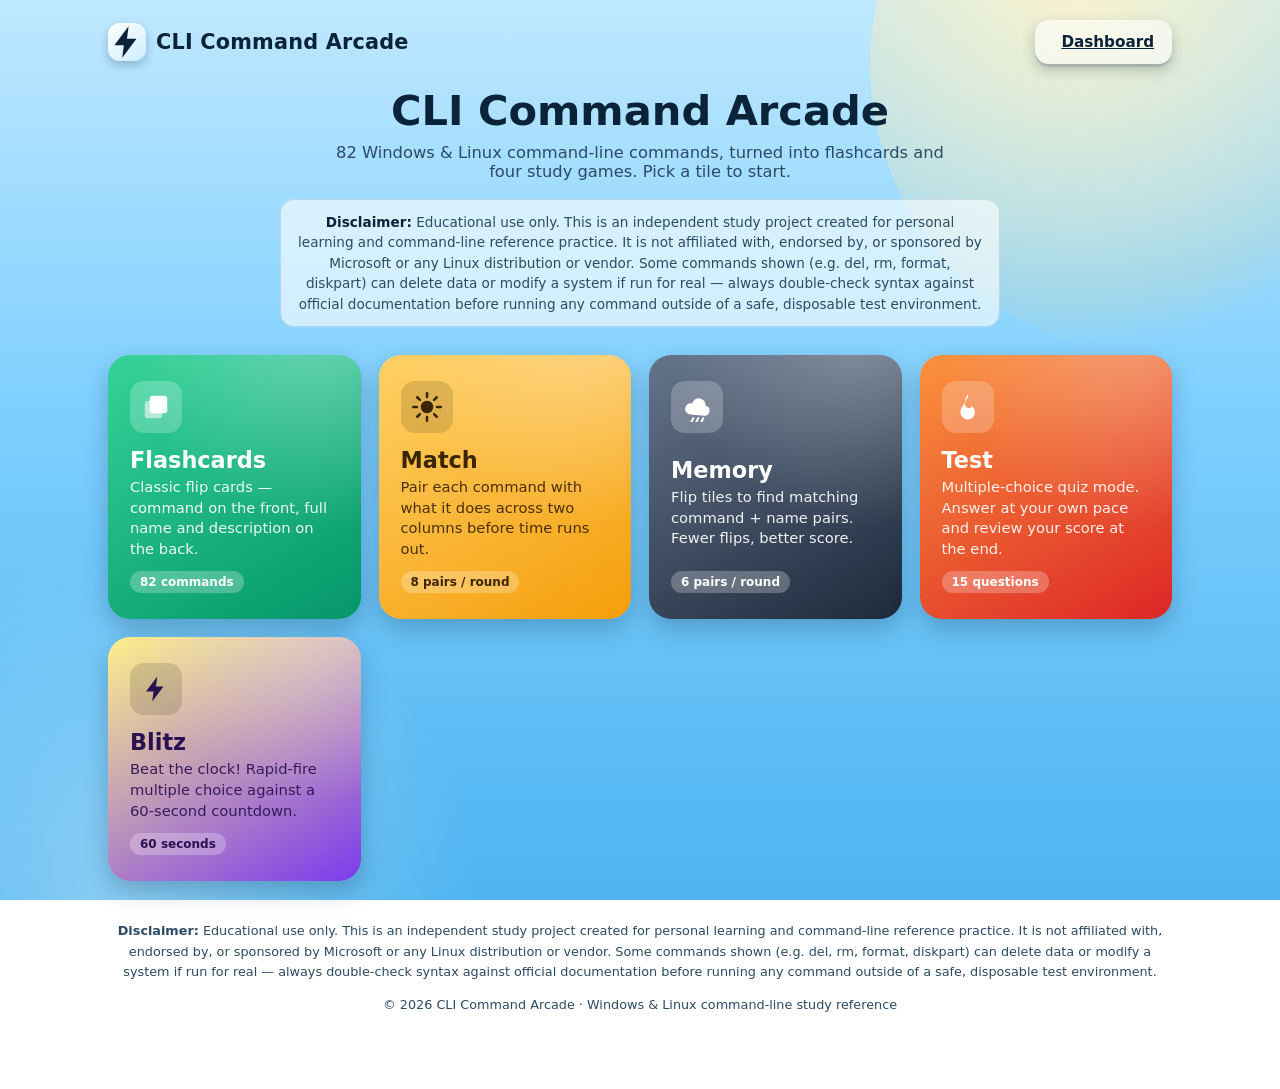
<file: index.html>
<!doctype html>
<html lang="en">
<head>
  <meta charset="utf-8" />
  <meta name="viewport" content="width=device-width, initial-scale=1, viewport-fit=cover" />
  <title>CLI Command Arcade — Windows &amp; Linux Command Line Flashcards &amp; Games</title>
  <meta name="description" content="Study Windows and Linux command-line commands with flashcards, Match, Memory, Test, and Blitz games. Educational use only." />
  <meta name="theme-color" content="#4db4f0" />
  <link rel="icon" href="data:image/svg+xml,<svg xmlns=%22http://www.w3.org/2000/svg%22 viewBox=%220 0 24 24%22><text y=%2220%22 font-size=%2222%22>⚡</text></svg>" />
  <link rel="stylesheet" href="css/styles.css" />
</head>
<body data-depth="0">
  <div class="app-shell">
    <header class="topbar" id="topbar"></header>

    <section class="hero">
      <h1>CLI Command Arcade</h1>
      <p>82 Windows &amp; Linux command-line commands, turned into flashcards and four study games. Pick a tile to start.</p>
      <div class="disclaimer" id="hero-disclaimer"></div>
    </section>

    <main>
      <div class="tile-grid" id="tile-grid">
        <a class="tile tile--flashcards" href="pages/flashcards.html">
          <span class="tile-glow"></span>
          <span class="tile-icon">ICON_CARDS</span>
          <div>
            <h2>Flashcards</h2>
            <p>Classic flip cards — command on the front, full name and description on the back.</p>
          </div>
          <span class="tile-count">82 commands</span>
        </a>

        <a class="tile tile--match" href="pages/match.html">
          <span class="tile-glow"></span>
          <span class="tile-icon">ICON_SUN</span>
          <div>
            <h2>Match</h2>
            <p>Pair each command with what it does across two columns before time runs out.</p>
          </div>
          <span class="tile-count">8 pairs / round</span>
        </a>

        <a class="tile tile--memory" href="pages/memory.html">
          <span class="tile-glow"></span>
          <span class="tile-icon">ICON_CLOUD</span>
          <div>
            <h2>Memory</h2>
            <p>Flip tiles to find matching command + name pairs. Fewer flips, better score.</p>
          </div>
          <span class="tile-count">6 pairs / round</span>
        </a>

        <a class="tile tile--test" href="pages/test.html">
          <span class="tile-glow"></span>
          <span class="tile-icon">ICON_FLAME</span>
          <div>
            <h2>Test</h2>
            <p>Multiple-choice quiz mode. Answer at your own pace and review your score at the end.</p>
          </div>
          <span class="tile-count">15 questions</span>
        </a>

        <a class="tile tile--blitz" href="pages/blitz.html">
          <span class="tile-glow"></span>
          <span class="tile-icon">ICON_BOLT</span>
          <div>
            <h2>Blitz</h2>
            <p>Beat the clock! Rapid-fire multiple choice against a 60-second countdown.</p>
          </div>
          <span class="tile-count">60 seconds</span>
        </a>
      </div>
    </main>

    <footer class="site-footer" id="site-footer"></footer>
  </div>

  <script src="js/common.js"></script>
  <script>
    renderTopbar();
    renderDisclaimer("hero-disclaimer");
    renderFooter("site-footer");

    const iconMap = {
      ICON_CARDS: ICONS.cards,
      ICON_SUN: ICONS.sun,
      ICON_CLOUD: ICONS.cloud,
      ICON_FLAME: ICONS.flame,
      ICON_BOLT: ICONS.bolt,
    };
    document.querySelectorAll(".tile-icon").forEach((el) => {
      const key = el.textContent.trim();
      if (iconMap[key]) el.innerHTML = iconMap[key];
    });
  </script>
</body>
</html>
</file>
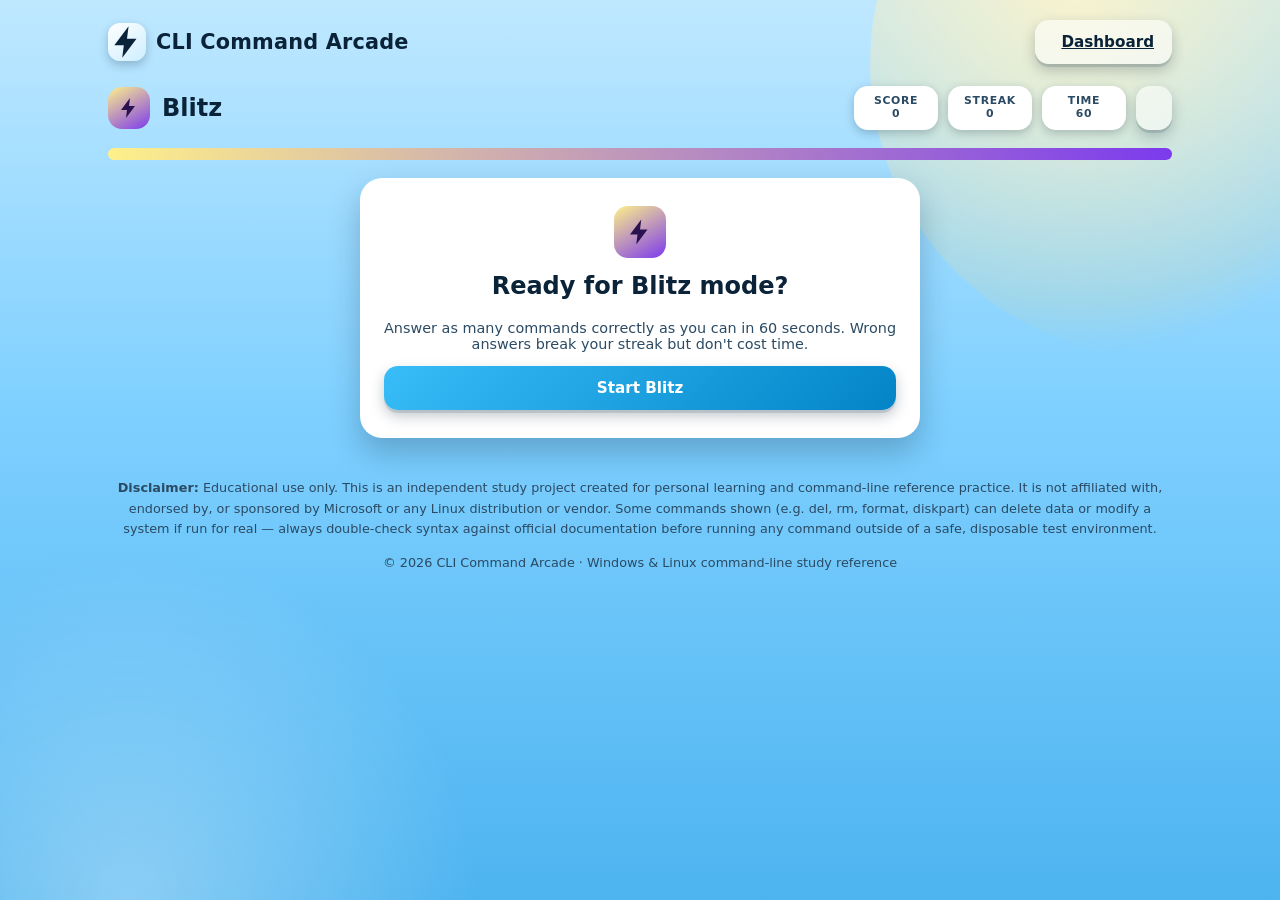
<file: pages/blitz.html>
<!doctype html>
<html lang="en">
<head>
  <meta charset="utf-8" />
  <meta name="viewport" content="width=device-width, initial-scale=1, viewport-fit=cover" />
  <title>Blitz — CLI Command Arcade</title>
  <meta name="theme-color" content="#7c3aed" />
  <link rel="icon" href="data:image/svg+xml,<svg xmlns=%22http://www.w3.org/2000/svg%22 viewBox=%220 0 24 24%22><text y=%2220%22 font-size=%2222%22>⚡</text></svg>" />
  <link rel="stylesheet" href="../css/styles.css" />
</head>
<body data-depth="1">
  <div class="app-shell">
    <header class="topbar" id="topbar"></header>

    <div class="game-header">
      <div class="game-title">
        <span class="tile-icon" style="background:linear-gradient(150deg,#fef08a,#7c3aed); color:#2a1250;" id="mode-icon"></span>
        <h1>Blitz</h1>
      </div>
      <div class="hud">
        <div class="hud-stat"><span>Score</span><span id="hud-score">0</span></div>
        <div class="hud-stat"><span>Streak</span><span id="hud-streak">0</span></div>
        <div class="hud-stat"><span>Time</span><span id="hud-time">60</span></div>
        <button class="btn btn-ghost" id="pause-btn" aria-label="Pause"></button>
      </div>
    </div>

    <div class="blitz-timer-bar"><div class="blitz-timer-fill" id="timer-fill"></div></div>

    <main class="card-stage" id="game-area">
      <div class="quiz-card">
        <div class="quiz-prompt-label">Quick! What does this command do?</div>
        <div class="quiz-prompt" id="quiz-acronym">AAA</div>
        <div class="quiz-options" id="quiz-options"></div>
      </div>
    </main>

    <div class="card-stage" id="start-area">
      <div class="quiz-card">
        <span class="tile-icon" style="background:linear-gradient(150deg,#fef08a,#7c3aed); color:#2a1250; margin:0 auto 14px;"></span>
        <h2 style="margin-top:0;">Ready for Blitz mode?</h2>
        <p class="center-note">Answer as many commands correctly as you can in 60 seconds. Wrong answers break your streak but don't cost time.</p>
        <button class="btn btn-primary btn-block" id="start-btn">Start Blitz</button>
      </div>
    </div>

    <div class="results-card" id="results" hidden>
      <span class="tile-icon" style="background:linear-gradient(150deg,#fef08a,#7c3aed); color:#2a1250; margin:0 auto;" id="results-icon"></span>
      <h2>Time's up!</h2>
      <div class="big-score" id="res-score">0</div>
      <div class="results-stats">
        <div><div class="num" id="res-streak">0</div><div class="lab">Best streak</div></div>
        <div><div class="num" id="res-accuracy">0%</div><div class="lab">Accuracy</div></div>
        <div><div class="num" id="res-best">0</div><div class="lab">Best score</div></div>
      </div>
      <div class="results-actions">
        <button class="btn btn-primary" id="play-again-btn">Blitz again</button>
        <a class="btn btn-ghost" href="../index.html">Dashboard</a>
      </div>
    </div>

    <footer class="site-footer" id="site-footer"></footer>
  </div>

  <script src="../js/acronyms-data.js"></script>
  <script src="../js/common.js"></script>
  <script>
    renderTopbar();
    renderFooter("site-footer");
    document.getElementById("pause-btn").innerHTML = ICONS.pause;
    document.getElementById("mode-icon").innerHTML = ICONS.bolt;
    document.getElementById("results-icon").innerHTML = ICONS.trophy;
    document.querySelector("#start-area .tile-icon").innerHTML = ICONS.bolt;

    const ROUND_SECONDS = 60;
    const OPTION_COUNT = 4;

    const gameArea = document.getElementById("game-area");
    const startArea = document.getElementById("start-area");
    const resultsEl = document.getElementById("results");
    const acronymEl = document.getElementById("quiz-acronym");
    const optionsEl = document.getElementById("quiz-options");
    const hudScore = document.getElementById("hud-score");
    const hudStreak = document.getElementById("hud-streak");
    const hudTime = document.getElementById("hud-time");
    const timerFill = document.getElementById("timer-fill");

    let queue, score, streak, bestStreak, correctCount, totalCount, timeLeft, timerHandle, answered;

    function refillQueue() {
      queue = shuffleArray(ACRONYMS);
    }

    function nextItem() {
      if (queue.length === 0) refillQueue();
      return queue.pop();
    }

    function startGame() {
      startArea.hidden = true;
      resultsEl.hidden = true;
      gameArea.hidden = false;
      score = 0;
      streak = 0;
      bestStreak = 0;
      correctCount = 0;
      totalCount = 0;
      timeLeft = ROUND_SECONDS;
      refillQueue();
      updateHud();
      renderQuestion();
      clearInterval(timerHandle);
      timerHandle = setInterval(tick, 1000);
    }

    function tick() {
      if (pauseCtl.paused) return;
      timeLeft--;
      updateHud();
      if (timeLeft <= 0) finishGame();
    }

    function updateHud() {
      hudScore.textContent = score;
      hudStreak.textContent = streak;
      hudTime.textContent = timeLeft;
      timerFill.style.width = `${(timeLeft / ROUND_SECONDS) * 100}%`;
    }

    function renderQuestion() {
      answered = false;
      const item = nextItem();
      const distractors = pickDistractors(item, ACRONYMS, OPTION_COUNT - 1);
      const options = shuffleArray([item, ...distractors]);
      acronymEl.textContent = item.acronym;
      optionsEl.innerHTML = "";
      options.forEach((opt) => {
        const btn = document.createElement("button");
        btn.className = "quiz-option";
        btn.textContent = opt.definition;
        btn.addEventListener("click", () => selectOption(btn, opt, item));
        optionsEl.appendChild(btn);
      });
    }

    function selectOption(btn, opt, item) {
      if (answered || pauseCtl.paused || timeLeft <= 0) return;
      answered = true;
      totalCount++;
      const correct = opt.id === item.id;
      if (correct) {
        btn.classList.add("correct");
        score++;
        streak++;
        correctCount++;
        bestStreak = Math.max(bestStreak, streak);
      } else {
        btn.classList.add("wrong");
        streak = 0;
        [...optionsEl.children].forEach((child) => {
          if (child.textContent === item.definition) child.classList.add("correct");
        });
      }
      updateHud();
      setTimeout(() => {
        if (timeLeft > 0) renderQuestion();
      }, 350);
    }

    function finishGame() {
      clearInterval(timerHandle);
      gameArea.hidden = true;
      resultsEl.hidden = false;
      const accuracy = totalCount ? Math.round((correctCount / totalCount) * 100) : 0;
      document.getElementById("res-score").textContent = score;
      document.getElementById("res-streak").textContent = bestStreak;
      document.getElementById("res-accuracy").textContent = `${accuracy}%`;
      const improved = Scores.setBestIfBetter("blitz-score", score, true);
      document.getElementById("res-best").textContent = Scores.getBest("blitz-score");
      if (improved) showToast("New high score!");
    }

    document.getElementById("start-btn").addEventListener("click", startGame);
    document.getElementById("play-again-btn").addEventListener("click", startGame);

    const pauseCtl = new PauseController();
    document.getElementById("pause-btn").addEventListener("click", () => pauseCtl.pause());

    gameArea.hidden = true;
    resultsEl.hidden = true;
  </script>
</body>
</html>
</file>
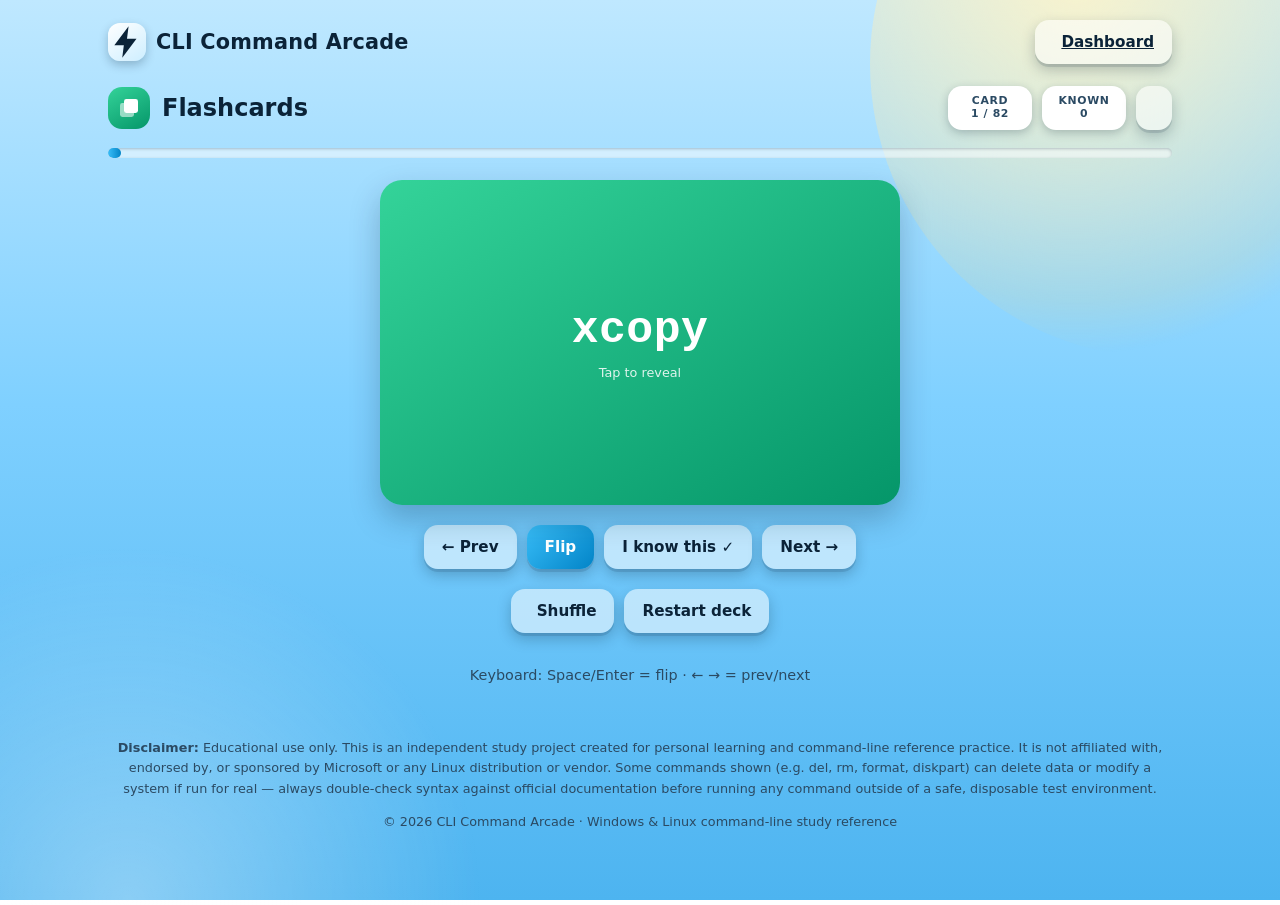
<file: pages/flashcards.html>
<!doctype html>
<html lang="en">
<head>
  <meta charset="utf-8" />
  <meta name="viewport" content="width=device-width, initial-scale=1, viewport-fit=cover" />
  <title>Flashcards — CLI Command Arcade</title>
  <meta name="theme-color" content="#059669" />
  <link rel="icon" href="data:image/svg+xml,<svg xmlns=%22http://www.w3.org/2000/svg%22 viewBox=%220 0 24 24%22><text y=%2220%22 font-size=%2222%22>⚡</text></svg>" />
  <link rel="stylesheet" href="../css/styles.css" />
</head>
<body data-depth="1">
  <div class="app-shell">
    <header class="topbar" id="topbar"></header>

    <div class="game-header">
      <div class="game-title">
        <span class="tile-icon" style="background:linear-gradient(150deg,#34d399,#059669); color:#fff;" id="mode-icon"></span>
        <h1>Flashcards</h1>
      </div>
      <div class="hud">
        <div class="hud-stat"><span>Card</span><span id="hud-index">1 / 82</span></div>
        <div class="hud-stat"><span>Known</span><span id="hud-known">0</span></div>
        <button class="btn btn-ghost" id="pause-btn" aria-label="Pause"></button>
      </div>
    </div>

    <div class="progress-bar"><div class="progress-bar-fill" id="progress-fill"></div></div>

    <main class="card-stage">
      <div class="flashcard-wrap">
        <div class="flashcard" id="flashcard" role="button" tabindex="0" aria-label="Flashcard, press to flip">
          <div class="flashcard-face front">
            <div class="acronym-big" id="face-acronym">AAA</div>
            <div class="hint">Tap to reveal</div>
          </div>
          <div class="flashcard-face back">
            <div class="expansion" id="face-expansion"></div>
            <div class="definition" id="face-definition"></div>
          </div>
        </div>
      </div>

      <div class="card-controls">
        <button class="btn btn-ghost" id="prev-btn">&larr; Prev</button>
        <button class="btn btn-primary" id="flip-btn">Flip</button>
        <button class="btn btn-ghost" id="known-btn">I know this ✓</button>
        <button class="btn btn-ghost" id="next-btn">Next &rarr;</button>
      </div>
      <div class="card-controls">
        <button class="btn btn-ghost" id="shuffle-btn"></button>
        <button class="btn btn-ghost" id="restart-btn">Restart deck</button>
      </div>
      <p class="center-note">Keyboard: Space/Enter = flip &middot; ← → = prev/next</p>
    </main>

    <footer class="site-footer" id="site-footer"></footer>
  </div>

  <script src="../js/acronyms-data.js"></script>
  <script src="../js/common.js"></script>
  <script>
    renderTopbar();
    renderFooter("site-footer");
    document.getElementById("pause-btn").innerHTML = ICONS.pause;
    document.getElementById("mode-icon").innerHTML = ICONS.cards;
    document.getElementById("shuffle-btn").innerHTML = `${ICONS.shuffle} Shuffle`;

    const STORAGE_KEY = "aplus-arcade:flashcards:known";
    let deck = shuffleArray(ACRONYMS);
    let index = 0;
    let flipped = false;
    let known = new Set(JSON.parse(localStorage.getItem(STORAGE_KEY) || "[]"));

    const cardEl = document.getElementById("flashcard");
    const acronymEl = document.getElementById("face-acronym");
    const expansionEl = document.getElementById("face-expansion");
    const definitionEl = document.getElementById("face-definition");
    const hudIndex = document.getElementById("hud-index");
    const hudKnown = document.getElementById("hud-known");
    const progressFill = document.getElementById("progress-fill");
    const knownBtn = document.getElementById("known-btn");

    function saveKnown() {
      localStorage.setItem(STORAGE_KEY, JSON.stringify([...known]));
    }

    function render() {
      const item = deck[index];
      acronymEl.textContent = item.acronym;
      expansionEl.textContent = item.expansion;
      definitionEl.textContent = item.definition;
      flipped = false;
      cardEl.classList.remove("is-flipped");
      hudIndex.textContent = `${index + 1} / ${deck.length}`;
      hudKnown.textContent = known.size;
      progressFill.style.width = `${((index + 1) / deck.length) * 100}%`;
      knownBtn.textContent = known.has(item.id) ? "Known ✓ (undo)" : "I know this ✓";
    }

    function flip() {
      flipped = !flipped;
      cardEl.classList.toggle("is-flipped", flipped);
    }

    function go(delta) {
      index = (index + delta + deck.length) % deck.length;
      render();
    }

    cardEl.addEventListener("click", flip);
    cardEl.addEventListener("keydown", (e) => {
      if (e.key === " " || e.key === "Enter") { e.preventDefault(); flip(); }
    });
    document.getElementById("flip-btn").addEventListener("click", flip);
    document.getElementById("prev-btn").addEventListener("click", () => go(-1));
    document.getElementById("next-btn").addEventListener("click", () => go(1));
    document.getElementById("shuffle-btn").addEventListener("click", () => {
      deck = shuffleArray(ACRONYMS);
      index = 0;
      render();
      showToast("Deck shuffled");
    });
    document.getElementById("restart-btn").addEventListener("click", () => {
      known.clear();
      saveKnown();
      deck = shuffleArray(ACRONYMS);
      index = 0;
      render();
      showToast("Deck restarted");
    });
    knownBtn.addEventListener("click", () => {
      const item = deck[index];
      if (known.has(item.id)) known.delete(item.id);
      else known.add(item.id);
      saveKnown();
      render();
    });

    document.addEventListener("keydown", (e) => {
      if (pauseCtl.paused) return;
      if (e.key === "ArrowRight") go(1);
      if (e.key === "ArrowLeft") go(-1);
    });

    const pauseCtl = new PauseController();
    document.getElementById("pause-btn").addEventListener("click", () => pauseCtl.pause());

    render();
  </script>
</body>
</html>
</file>
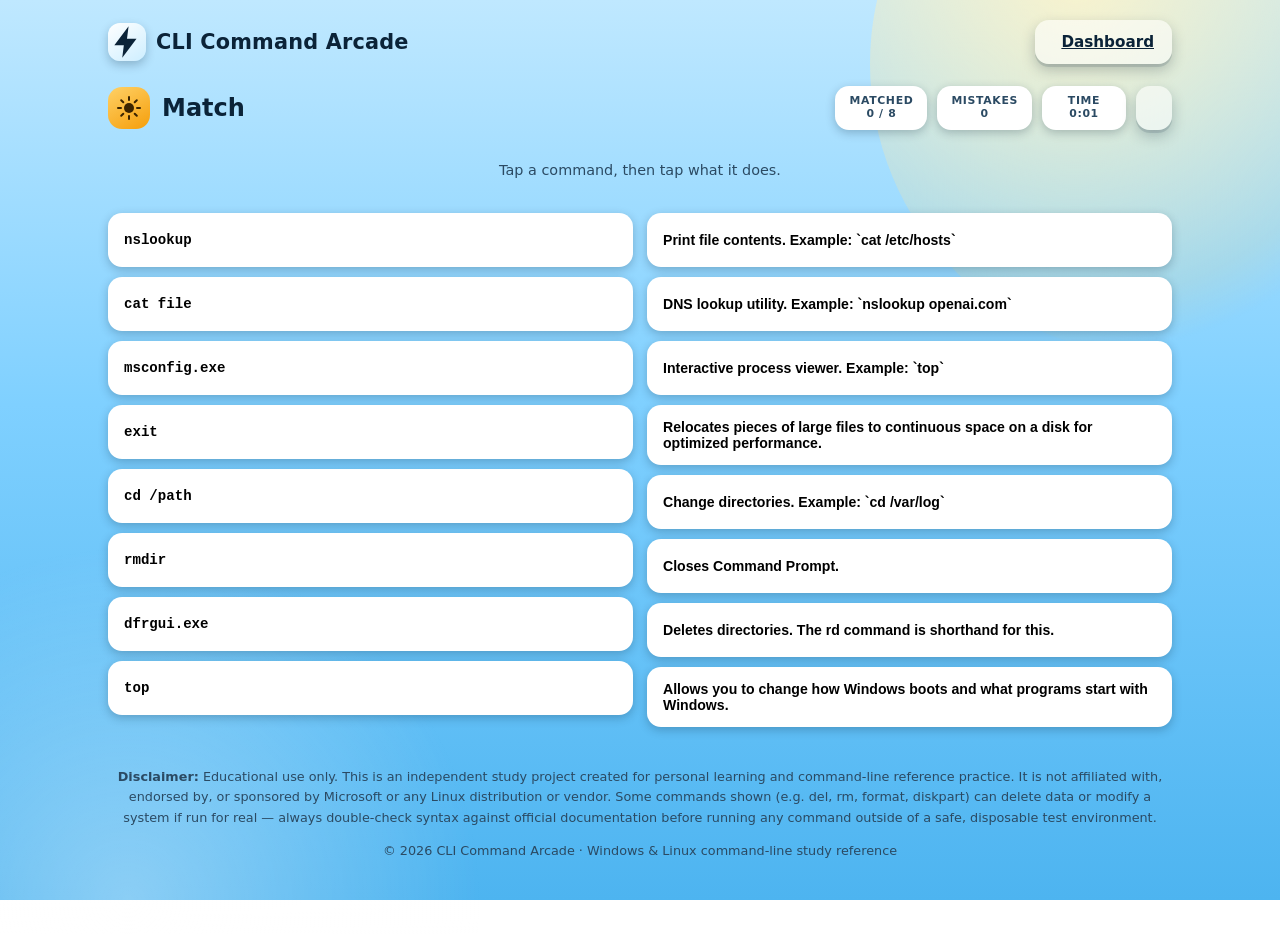
<file: pages/match.html>
<!doctype html>
<html lang="en">
<head>
  <meta charset="utf-8" />
  <meta name="viewport" content="width=device-width, initial-scale=1, viewport-fit=cover" />
  <title>Match — CLI Command Arcade</title>
  <meta name="theme-color" content="#f59e0b" />
  <link rel="icon" href="data:image/svg+xml,<svg xmlns=%22http://www.w3.org/2000/svg%22 viewBox=%220 0 24 24%22><text y=%2220%22 font-size=%2222%22>⚡</text></svg>" />
  <link rel="stylesheet" href="../css/styles.css" />
</head>
<body data-depth="1">
  <div class="app-shell">
    <header class="topbar" id="topbar"></header>

    <div class="game-header">
      <div class="game-title">
        <span class="tile-icon" style="background:linear-gradient(150deg,#ffd166,#f59e0b); color:#3b2400;" id="mode-icon"></span>
        <h1>Match</h1>
      </div>
      <div class="hud">
        <div class="hud-stat"><span>Matched</span><span id="hud-matched">0 / 8</span></div>
        <div class="hud-stat"><span>Mistakes</span><span id="hud-mistakes">0</span></div>
        <div class="hud-stat"><span>Time</span><span id="hud-time">0:00</span></div>
        <button class="btn btn-ghost" id="pause-btn" aria-label="Pause"></button>
      </div>
    </div>

    <main class="card-stage" id="game-area">
      <p class="center-note">Tap a command, then tap what it does.</p>
      <div class="match-columns">
        <div class="match-col" id="col-acronyms"></div>
        <div class="match-col" id="col-definitions"></div>
      </div>
    </main>

    <div class="results-card" id="results" hidden>
      <span class="tile-icon" style="background:linear-gradient(150deg,#ffd166,#f59e0b); color:#3b2400; margin:0 auto;" id="results-icon"></span>
      <h2>Round complete!</h2>
      <div class="results-stats">
        <div><div class="num" id="res-time">0:00</div><div class="lab">Time</div></div>
        <div><div class="num" id="res-mistakes">0</div><div class="lab">Mistakes</div></div>
        <div><div class="num" id="res-best">0:00</div><div class="lab">Best time</div></div>
      </div>
      <div class="results-actions">
        <button class="btn btn-primary" id="play-again-btn">Play again</button>
        <a class="btn btn-ghost" href="../index.html">Dashboard</a>
      </div>
    </div>

    <footer class="site-footer" id="site-footer"></footer>
  </div>

  <script src="../js/acronyms-data.js"></script>
  <script src="../js/common.js"></script>
  <script>
    renderTopbar();
    renderFooter("site-footer");
    document.getElementById("pause-btn").innerHTML = ICONS.pause;
    document.getElementById("mode-icon").innerHTML = ICONS.sun;
    document.getElementById("results-icon").innerHTML = ICONS.trophy;

    const ROUND_SIZE = 8;
    const gameArea = document.getElementById("game-area");
    const resultsEl = document.getElementById("results");
    const colAcronyms = document.getElementById("col-acronyms");
    const colDefinitions = document.getElementById("col-definitions");
    const hudMatched = document.getElementById("hud-matched");
    const hudMistakes = document.getElementById("hud-mistakes");
    const hudTime = document.getElementById("hud-time");

    let pairs, matchedCount, mistakes, elapsed, timerHandle, selectedLeft, selectedRight, locked;

    function startRound() {
      pairs = sampleArray(ACRONYMS, ROUND_SIZE);
      matchedCount = 0;
      mistakes = 0;
      elapsed = 0;
      selectedLeft = null;
      selectedRight = null;
      locked = false;
      resultsEl.hidden = true;
      gameArea.hidden = false;
      updateHud();
      renderColumns();
      clearInterval(timerHandle);
      timerHandle = setInterval(() => {
        if (!pauseCtl.paused) {
          elapsed++;
          hudTime.textContent = formatTime(elapsed);
        }
      }, 1000);
    }

    function updateHud() {
      hudMatched.textContent = `${matchedCount} / ${pairs.length}`;
      hudMistakes.textContent = mistakes;
      hudTime.textContent = formatTime(elapsed);
    }

    function renderColumns() {
      const leftOrder = shuffleArray(pairs);
      const rightOrder = shuffleArray(pairs);
      colAcronyms.innerHTML = "";
      colDefinitions.innerHTML = "";
      leftOrder.forEach((item) => {
        const btn = document.createElement("button");
        btn.className = "match-item";
        btn.textContent = item.acronym;
        btn.dataset.id = item.id;
        btn.addEventListener("click", () => selectLeft(btn, item));
        colAcronyms.appendChild(btn);
      });
      rightOrder.forEach((item) => {
        const btn = document.createElement("button");
        btn.className = "match-item";
        btn.textContent = item.definition;
        btn.dataset.id = item.id;
        btn.addEventListener("click", () => selectRight(btn, item));
        colDefinitions.appendChild(btn);
      });
    }

    function selectLeft(el, item) {
      if (locked || pauseCtl.paused || el.classList.contains("correct")) return;
      if (selectedLeft) selectedLeft.el.classList.remove("selected");
      selectedLeft = { el, item };
      el.classList.add("selected");
      tryMatch();
    }

    function selectRight(el, item) {
      if (locked || pauseCtl.paused || el.classList.contains("correct")) return;
      if (selectedRight) selectedRight.el.classList.remove("selected");
      selectedRight = { el, item };
      el.classList.add("selected");
      tryMatch();
    }

    function tryMatch() {
      if (!selectedLeft || !selectedRight) return;
      locked = true;
      if (selectedLeft.item.id === selectedRight.item.id) {
        selectedLeft.el.classList.remove("selected");
        selectedRight.el.classList.remove("selected");
        selectedLeft.el.classList.add("correct");
        selectedRight.el.classList.add("correct");
        matchedCount++;
        selectedLeft = null;
        selectedRight = null;
        locked = false;
        updateHud();
        if (matchedCount === pairs.length) finishRound();
      } else {
        mistakes++;
        updateHud();
        selectedLeft.el.classList.add("wrong");
        selectedRight.el.classList.add("wrong");
        setTimeout(() => {
          selectedLeft.el.classList.remove("selected", "wrong");
          selectedRight.el.classList.remove("selected", "wrong");
          selectedLeft = null;
          selectedRight = null;
          locked = false;
        }, 500);
      }
    }

    function finishRound() {
      clearInterval(timerHandle);
      gameArea.hidden = true;
      resultsEl.hidden = false;
      document.getElementById("res-time").textContent = formatTime(elapsed);
      document.getElementById("res-mistakes").textContent = mistakes;
      const improved = Scores.setBestIfBetter("match-time", elapsed, false);
      const best = Scores.getBest("match-time");
      document.getElementById("res-best").textContent = formatTime(best);
      if (improved) showToast("New best time!");
    }

    document.getElementById("play-again-btn").addEventListener("click", startRound);

    const pauseCtl = new PauseController({
      onPause: () => {},
      onResume: () => {},
    });
    document.getElementById("pause-btn").addEventListener("click", () => pauseCtl.pause());

    startRound();
  </script>
</body>
</html>
</file>
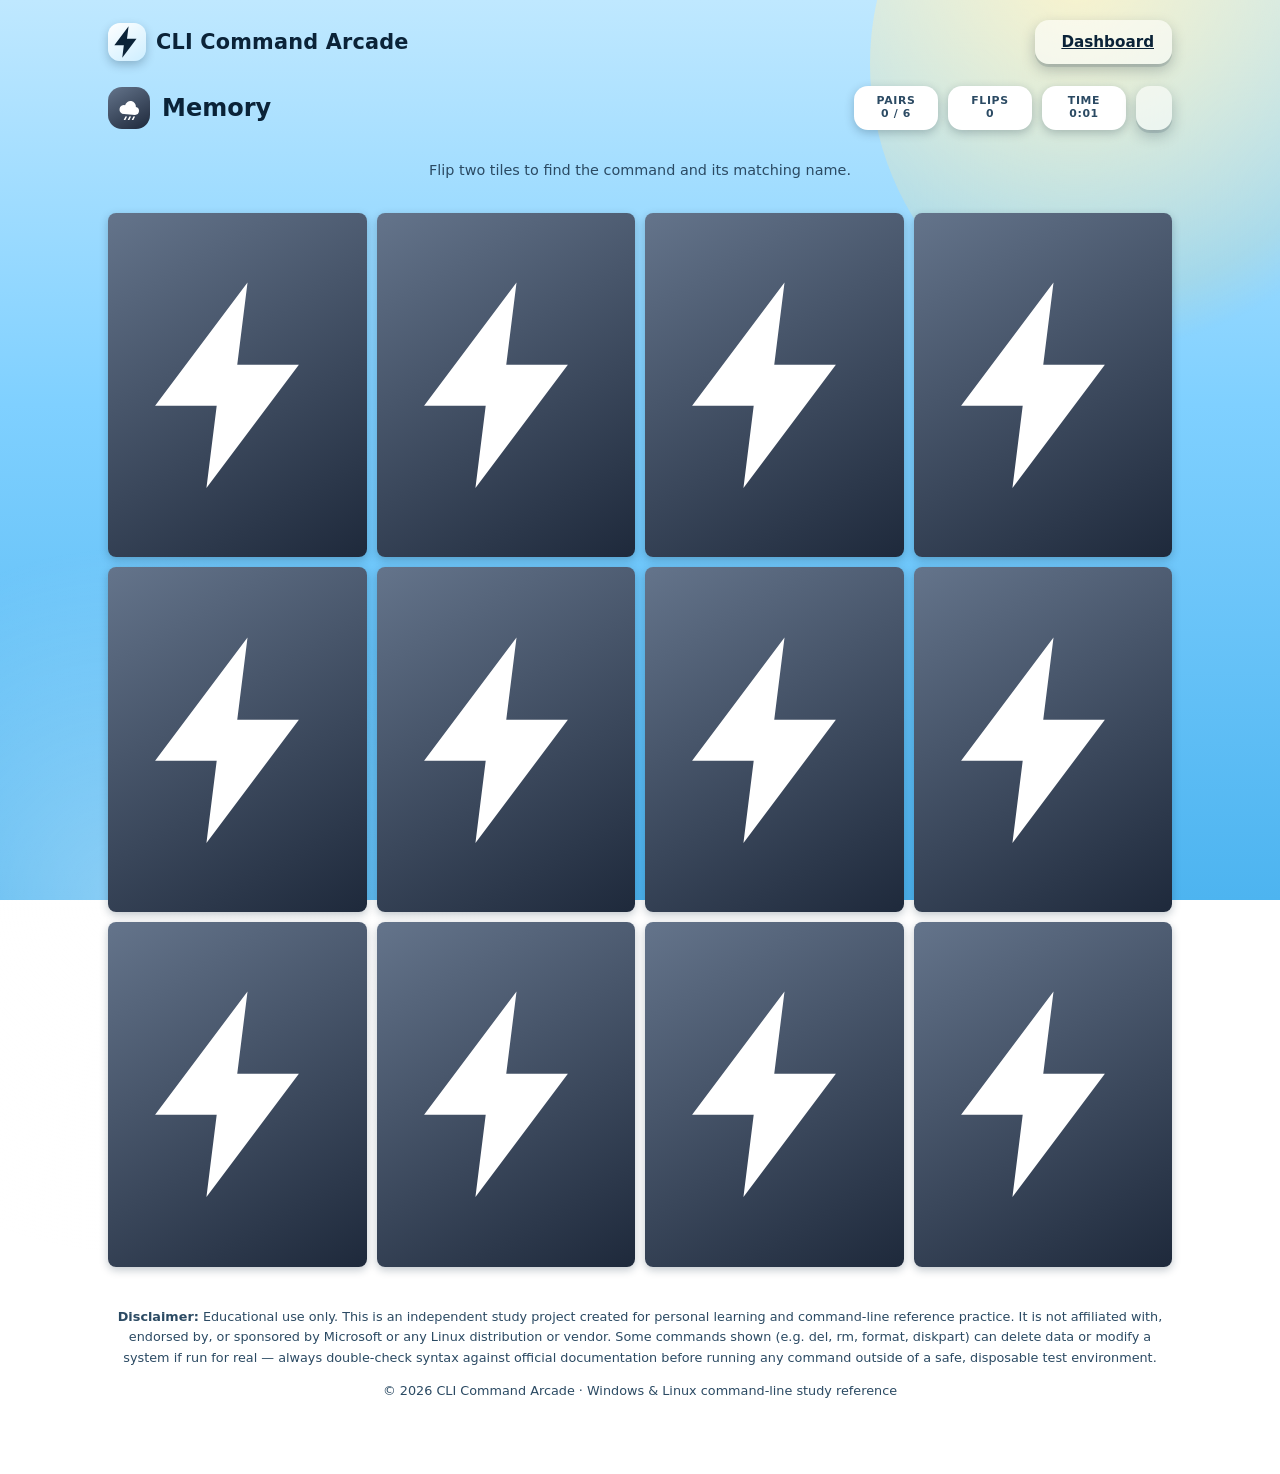
<file: pages/memory.html>
<!doctype html>
<html lang="en">
<head>
  <meta charset="utf-8" />
  <meta name="viewport" content="width=device-width, initial-scale=1, viewport-fit=cover" />
  <title>Memory — CLI Command Arcade</title>
  <meta name="theme-color" content="#1e293b" />
  <link rel="icon" href="data:image/svg+xml,<svg xmlns=%22http://www.w3.org/2000/svg%22 viewBox=%220 0 24 24%22><text y=%2220%22 font-size=%2222%22>⚡</text></svg>" />
  <link rel="stylesheet" href="../css/styles.css" />
</head>
<body data-depth="1">
  <div class="app-shell">
    <header class="topbar" id="topbar"></header>

    <div class="game-header">
      <div class="game-title">
        <span class="tile-icon" style="background:linear-gradient(150deg,#64748b,#1e293b); color:#fff;" id="mode-icon"></span>
        <h1>Memory</h1>
      </div>
      <div class="hud">
        <div class="hud-stat"><span>Pairs</span><span id="hud-matched">0 / 6</span></div>
        <div class="hud-stat"><span>Flips</span><span id="hud-flips">0</span></div>
        <div class="hud-stat"><span>Time</span><span id="hud-time">0:00</span></div>
        <button class="btn btn-ghost" id="pause-btn" aria-label="Pause"></button>
      </div>
    </div>

    <main class="card-stage" id="game-area">
      <p class="center-note">Flip two tiles to find the command and its matching name.</p>
      <div class="memory-grid" id="memory-grid"></div>
    </main>

    <div class="results-card" id="results" hidden>
      <span class="tile-icon" style="background:linear-gradient(150deg,#64748b,#1e293b); color:#fff; margin:0 auto;" id="results-icon"></span>
      <h2>All pairs found!</h2>
      <div class="results-stats">
        <div><div class="num" id="res-time">0:00</div><div class="lab">Time</div></div>
        <div><div class="num" id="res-flips">0</div><div class="lab">Flips</div></div>
        <div><div class="num" id="res-best">0</div><div class="lab">Best flips</div></div>
      </div>
      <div class="results-actions">
        <button class="btn btn-primary" id="play-again-btn">Play again</button>
        <a class="btn btn-ghost" href="../index.html">Dashboard</a>
      </div>
    </div>

    <footer class="site-footer" id="site-footer"></footer>
  </div>

  <script src="../js/acronyms-data.js"></script>
  <script src="../js/common.js"></script>
  <script>
    renderTopbar();
    renderFooter("site-footer");
    document.getElementById("pause-btn").innerHTML = ICONS.pause;
    document.getElementById("mode-icon").innerHTML = ICONS.cloud;
    document.getElementById("results-icon").innerHTML = ICONS.trophy;

    const PAIR_COUNT = 6;
    const gameArea = document.getElementById("game-area");
    const resultsEl = document.getElementById("results");
    const gridEl = document.getElementById("memory-grid");
    const hudMatched = document.getElementById("hud-matched");
    const hudFlips = document.getElementById("hud-flips");
    const hudTime = document.getElementById("hud-time");

    let cards, matchedPairs, flips, elapsed, timerHandle, openCards, locked;

    function buildCards() {
      const pairs = sampleArray(ACRONYMS, PAIR_COUNT);
      const items = [];
      pairs.forEach((item) => {
        items.push({ id: item.id, kind: "acronym", label: item.acronym });
        items.push({ id: item.id, kind: "expansion", label: item.expansion });
      });
      return shuffleArray(items);
    }

    function startRound() {
      cards = buildCards();
      matchedPairs = 0;
      flips = 0;
      elapsed = 0;
      openCards = [];
      locked = false;
      resultsEl.hidden = true;
      gameArea.hidden = false;
      updateHud();
      renderGrid();
      clearInterval(timerHandle);
      timerHandle = setInterval(() => {
        if (!pauseCtl.paused) {
          elapsed++;
          hudTime.textContent = formatTime(elapsed);
        }
      }, 1000);
    }

    function updateHud() {
      hudMatched.textContent = `${matchedPairs} / ${PAIR_COUNT}`;
      hudFlips.textContent = flips;
      hudTime.textContent = formatTime(elapsed);
    }

    function renderGrid() {
      gridEl.innerHTML = "";
      cards.forEach((card, i) => {
        const el = document.createElement("div");
        el.className = "memory-card";
        el.dataset.index = i;
        el.innerHTML = `
          <div class="memory-card-inner">
            <div class="memory-face back">${ICONS.bolt}</div>
            <div class="memory-face front${card.kind === "acronym" ? " memory-face--command" : ""}">${card.label}</div>
          </div>`;
        el.addEventListener("click", () => flipCard(i, el));
        gridEl.appendChild(el);
      });
    }

    function flipCard(i, el) {
      if (locked || pauseCtl.paused) return;
      if (el.classList.contains("flipped") || el.classList.contains("matched")) return;
      if (openCards.length === 2) return;

      el.classList.add("flipped");
      openCards.push({ i, el });

      if (openCards.length === 2) {
        flips++;
        updateHud();
        const [a, b] = openCards;
        if (cards[a.i].id === cards[b.i].id) {
          a.el.classList.add("matched");
          b.el.classList.add("matched");
          openCards = [];
          matchedPairs++;
          updateHud();
          if (matchedPairs === PAIR_COUNT) finishRound();
        } else {
          locked = true;
          setTimeout(() => {
            a.el.classList.remove("flipped");
            b.el.classList.remove("flipped");
            openCards = [];
            locked = false;
          }, 800);
        }
      }
    }

    function finishRound() {
      clearInterval(timerHandle);
      gameArea.hidden = true;
      resultsEl.hidden = false;
      document.getElementById("res-time").textContent = formatTime(elapsed);
      document.getElementById("res-flips").textContent = flips;
      const improved = Scores.setBestIfBetter("memory-flips", flips, false);
      const best = Scores.getBest("memory-flips");
      document.getElementById("res-best").textContent = best;
      if (improved) showToast("New best score!");
    }

    document.getElementById("play-again-btn").addEventListener("click", startRound);

    const pauseCtl = new PauseController();
    document.getElementById("pause-btn").addEventListener("click", () => pauseCtl.pause());

    startRound();
  </script>
</body>
</html>
</file>
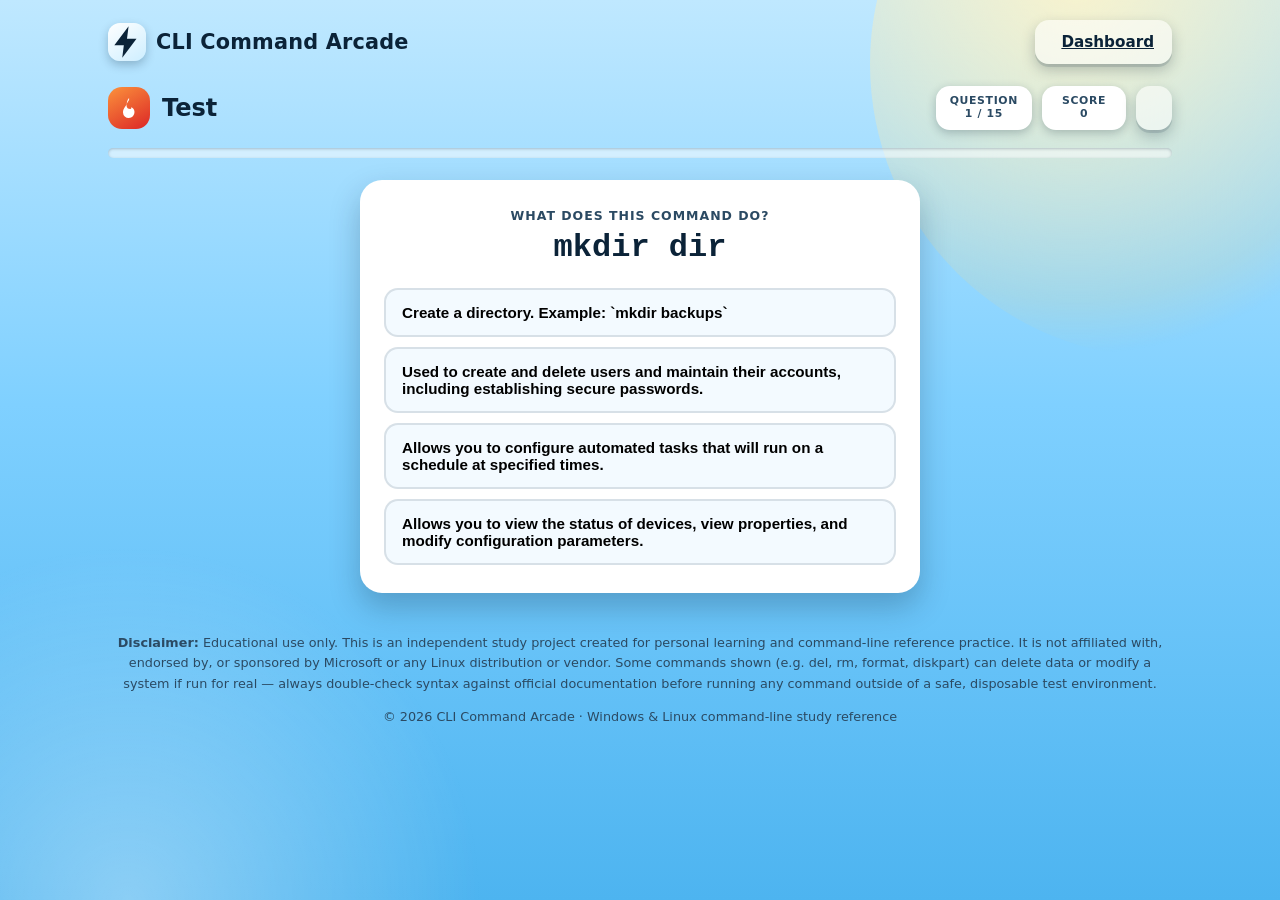
<file: pages/test.html>
<!doctype html>
<html lang="en">
<head>
  <meta charset="utf-8" />
  <meta name="viewport" content="width=device-width, initial-scale=1, viewport-fit=cover" />
  <title>Test — CLI Command Arcade</title>
  <meta name="theme-color" content="#dc2626" />
  <link rel="icon" href="data:image/svg+xml,<svg xmlns=%22http://www.w3.org/2000/svg%22 viewBox=%220 0 24 24%22><text y=%2220%22 font-size=%2222%22>⚡</text></svg>" />
  <link rel="stylesheet" href="../css/styles.css" />
</head>
<body data-depth="1">
  <div class="app-shell">
    <header class="topbar" id="topbar"></header>

    <div class="game-header">
      <div class="game-title">
        <span class="tile-icon" style="background:linear-gradient(150deg,#fb923c,#dc2626); color:#fff;" id="mode-icon"></span>
        <h1>Test</h1>
      </div>
      <div class="hud">
        <div class="hud-stat"><span>Question</span><span id="hud-index">1 / 15</span></div>
        <div class="hud-stat"><span>Score</span><span id="hud-score">0</span></div>
        <button class="btn btn-ghost" id="pause-btn" aria-label="Pause"></button>
      </div>
    </div>

    <div class="progress-bar"><div class="progress-bar-fill" id="progress-fill"></div></div>

    <main class="card-stage" id="game-area">
      <div class="quiz-card">
        <div class="quiz-prompt-label">What does this command do?</div>
        <div class="quiz-prompt" id="quiz-acronym">AAA</div>
        <div class="quiz-options" id="quiz-options"></div>
      </div>
      <button class="btn btn-primary" id="next-btn" hidden>Next question &rarr;</button>
    </main>

    <div class="results-card" id="results" hidden>
      <span class="tile-icon" style="background:linear-gradient(150deg,#fb923c,#dc2626); color:#fff; margin:0 auto;" id="results-icon"></span>
      <h2>Test complete!</h2>
      <div class="big-score" id="res-score">0 / 15</div>
      <div class="results-stats">
        <div><div class="num" id="res-pct">0%</div><div class="lab">Accuracy</div></div>
        <div><div class="num" id="res-best">0%</div><div class="lab">Best</div></div>
      </div>
      <div id="review-list" style="text-align:left; margin-top:14px;"></div>
      <div class="results-actions">
        <button class="btn btn-primary" id="play-again-btn">Take again</button>
        <a class="btn btn-ghost" href="../index.html">Dashboard</a>
      </div>
    </div>

    <footer class="site-footer" id="site-footer"></footer>
  </div>

  <script src="../js/acronyms-data.js"></script>
  <script src="../js/common.js"></script>
  <script>
    renderTopbar();
    renderFooter("site-footer");
    document.getElementById("pause-btn").innerHTML = ICONS.pause;
    document.getElementById("mode-icon").innerHTML = ICONS.flame;
    document.getElementById("results-icon").innerHTML = ICONS.trophy;

    const QUESTION_COUNT = 15;
    const OPTION_COUNT = 4;

    const gameArea = document.getElementById("game-area");
    const resultsEl = document.getElementById("results");
    const acronymEl = document.getElementById("quiz-acronym");
    const optionsEl = document.getElementById("quiz-options");
    const hudIndex = document.getElementById("hud-index");
    const hudScore = document.getElementById("hud-score");
    const progressFill = document.getElementById("progress-fill");
    const nextBtn = document.getElementById("next-btn");

    let questions, qIndex, score, answered, missed;

    function buildQuestions() {
      return sampleArray(ACRONYMS, QUESTION_COUNT).map((item) => {
        const distractors = pickDistractors(item, ACRONYMS, OPTION_COUNT - 1);
        const options = shuffleArray([item, ...distractors]);
        return { item, options };
      });
    }

    function startQuiz() {
      questions = buildQuestions();
      qIndex = 0;
      score = 0;
      answered = false;
      missed = [];
      resultsEl.hidden = true;
      gameArea.hidden = false;
      renderQuestion();
    }

    function renderQuestion() {
      answered = false;
      nextBtn.hidden = true;
      const q = questions[qIndex];
      acronymEl.textContent = q.item.acronym;
      hudIndex.textContent = `${qIndex + 1} / ${questions.length}`;
      hudScore.textContent = score;
      progressFill.style.width = `${(qIndex / questions.length) * 100}%`;
      optionsEl.innerHTML = "";
      q.options.forEach((opt) => {
        const btn = document.createElement("button");
        btn.className = "quiz-option";
        btn.textContent = opt.definition;
        btn.addEventListener("click", () => selectOption(btn, opt, q));
        optionsEl.appendChild(btn);
      });
    }

    function selectOption(btn, opt, q) {
      if (answered || pauseCtl.paused) return;
      answered = true;
      const correct = opt.id === q.item.id;
      [...optionsEl.children].forEach((child) => (child.disabled = true));
      if (correct) {
        btn.classList.add("correct");
        score++;
      } else {
        btn.classList.add("wrong");
        missed.push(q.item);
        [...optionsEl.children].forEach((child) => {
          if (child.textContent === q.item.definition) child.classList.add("correct");
        });
      }
      hudScore.textContent = score;
      nextBtn.hidden = false;
      nextBtn.focus();
    }

    function nextQuestion() {
      qIndex++;
      if (qIndex >= questions.length) finishQuiz();
      else renderQuestion();
    }

    function finishQuiz() {
      progressFill.style.width = "100%";
      gameArea.hidden = true;
      resultsEl.hidden = false;
      const pct = Math.round((score / questions.length) * 100);
      document.getElementById("res-score").textContent = `${score} / ${questions.length}`;
      document.getElementById("res-pct").textContent = `${pct}%`;
      const improved = Scores.setBestIfBetter("test-pct", pct, true);
      document.getElementById("res-best").textContent = `${Scores.getBest("test-pct")}%`;
      if (improved) showToast("New best score!");

      const reviewEl = document.getElementById("review-list");
      if (missed.length) {
        reviewEl.innerHTML =
          `<p class="center-note" style="text-align:center;">Review these:</p>` +
          missed
            .map(
              (m) =>
                `<p style="font-size:0.85rem; margin:6px 0;"><strong>${m.acronym}</strong> — ${m.expansion}</p>`
            )
            .join("");
      } else {
        reviewEl.innerHTML = `<p class="center-note" style="text-align:center;">Perfect score — nice work!</p>`;
      }
    }

    nextBtn.addEventListener("click", nextQuestion);
    document.getElementById("play-again-btn").addEventListener("click", startQuiz);

    const pauseCtl = new PauseController();
    document.getElementById("pause-btn").addEventListener("click", () => pauseCtl.pause());

    startQuiz();
  </script>
</body>
</html>
</file>
<file: css/styles.css>
/* =========================================================
   A+ Acronym Arcade — shared styles
   Theme: sky-blue main canvas, themed tile gradients
   ========================================================= */

:root {
  /* Sky blue main canvas */
  --sky-top: #bfe8ff;
  --sky-mid: #7fd0ff;
  --sky-bot: #4db4f0;
  --ink: #0b2338;
  --ink-soft: #2b4a63;
  --card-bg: #ffffff;
  --card-bg-soft: #f3faff;
  --border-soft: rgba(11, 35, 56, 0.12);
  --shadow-color: rgba(11, 35, 56, 0.25);
  --radius-lg: 22px;
  --radius-md: 14px;
  --radius-sm: 8px;
  --focus-ring: #0b2338;

  /* Tile themes */
  --green-1: #34d399;
  --green-2: #059669;
  --green-ink: #eafff5;

  --sun-1: #ffd166;
  --sun-2: #f59e0b;
  --sun-ink: #3b2400;

  --storm-1: #64748b;
  --storm-2: #1e293b;
  --storm-ink: #eef2f7;

  --fire-1: #fb923c;
  --fire-2: #dc2626;
  --fire-ink: #fff5ee;

  --bolt-1: #fef08a;
  --bolt-2: #7c3aed;
  --bolt-ink: #2a1250;

  --good: #16a34a;
  --bad: #dc2626;
  --warn: #d97706;
}

:root[data-theme="dark"] {
  --sky-top: #0f2b40;
  --sky-mid: #123a56;
  --sky-bot: #0a1f30;
  --ink: #eaf5ff;
  --ink-soft: #b7d3e8;
  --card-bg: #102a3d;
  --card-bg-soft: #0c2032;
  --border-soft: rgba(234, 245, 255, 0.14);
  --shadow-color: rgba(0, 0, 0, 0.55);
  --focus-ring: #eaf5ff;
}

@media (prefers-color-scheme: dark) {
  :root:not([data-theme="light"]) {
    --sky-top: #0f2b40;
    --sky-mid: #123a56;
    --sky-bot: #0a1f30;
    --ink: #eaf5ff;
    --ink-soft: #b7d3e8;
    --card-bg: #102a3d;
    --card-bg-soft: #0c2032;
    --border-soft: rgba(234, 245, 255, 0.14);
    --shadow-color: rgba(0, 0, 0, 0.55);
    --focus-ring: #eaf5ff;
  }
}

* {
  box-sizing: border-box;
}

[hidden] {
  display: none !important;
}

html {
  -webkit-text-size-adjust: 100%;
}

body {
  margin: 0;
  min-height: 100svh;
  font-family: "Segoe UI", system-ui, -apple-system, Roboto, Helvetica, Arial, sans-serif;
  color: var(--ink);
  background: linear-gradient(180deg, var(--sky-top) 0%, var(--sky-mid) 45%, var(--sky-bot) 100%);
  background-attachment: fixed;
  position: relative;
  overflow-x: hidden;
}

/* soft decorative clouds/sun on the sky background, pure CSS */
body::before,
body::after {
  content: "";
  position: fixed;
  pointer-events: none;
  z-index: 0;
  border-radius: 50%;
}

body::before {
  width: 46vmax;
  height: 46vmax;
  top: -18vmax;
  right: -14vmax;
  background: radial-gradient(circle at 35% 35%, rgba(255, 244, 200, 0.9), rgba(255, 220, 120, 0.15) 60%, transparent 70%);
}

body::after {
  width: 60vmax;
  height: 60vmax;
  bottom: -30vmax;
  left: -20vmax;
  background: radial-gradient(circle at 50% 50%, rgba(255, 255, 255, 0.35), transparent 65%);
}

.app-shell {
  position: relative;
  z-index: 1;
  max-width: 1100px;
  margin: 0 auto;
  padding: 20px 18px 60px;
}

/* ---------- Top bar ---------- */
.topbar {
  display: flex;
  align-items: center;
  justify-content: space-between;
  gap: 12px;
  margin-bottom: 22px;
  flex-wrap: wrap;
}

.brand {
  display: flex;
  align-items: center;
  gap: 10px;
  font-weight: 800;
  font-size: 1.3rem;
  color: var(--ink);
  text-decoration: none;
  letter-spacing: 0.2px;
}

.brand .brand-badge {
  width: 38px;
  height: 38px;
  display: grid;
  place-items: center;
  background: linear-gradient(145deg, #fff, #cdeeff);
  border-radius: 12px;
  box-shadow: 0 4px 10px var(--shadow-color);
}

.topbar-actions {
  display: flex;
  gap: 10px;
  flex-wrap: wrap;
}

/* ---------- Buttons ---------- */
.btn {
  appearance: none;
  border: none;
  cursor: pointer;
  font: inherit;
  font-weight: 700;
  font-size: 0.95rem;
  padding: 10px 18px;
  border-radius: var(--radius-md);
  background: var(--card-bg);
  color: var(--ink);
  box-shadow: 0 3px 0 var(--border-soft), 0 6px 14px var(--shadow-color);
  transition: transform 0.12s ease, box-shadow 0.12s ease;
  display: inline-flex;
  align-items: center;
  gap: 8px;
  min-height: 44px;
  touch-action: manipulation;
}

.btn:hover {
  transform: translateY(-2px);
}

.btn:active {
  transform: translateY(1px);
  box-shadow: 0 1px 0 var(--border-soft), 0 3px 8px var(--shadow-color);
}

.btn:focus-visible {
  outline: 3px solid var(--focus-ring);
  outline-offset: 2px;
}

.btn-primary {
  background: linear-gradient(135deg, #38bdf8, #0284c7);
  color: #fff;
}

.btn-ghost {
  background: rgba(255, 255, 255, 0.55);
}

.btn-danger {
  background: linear-gradient(135deg, var(--fire-1), var(--fire-2));
  color: #fff;
}

.btn-block {
  width: 100%;
  justify-content: center;
}

.btn:disabled {
  opacity: 0.5;
  cursor: not-allowed;
  transform: none;
}

/* ---------- Hero / disclaimer ---------- */
.hero {
  text-align: center;
  margin-bottom: 28px;
}

.hero h1 {
  font-size: clamp(1.8rem, 5vw, 2.6rem);
  margin: 0 0 8px;
  color: var(--ink);
}

.hero p {
  color: var(--ink-soft);
  max-width: 640px;
  margin: 0 auto;
  font-size: 1.02rem;
}

.disclaimer {
  background: rgba(255, 255, 255, 0.6);
  border: 1px solid var(--border-soft);
  border-radius: var(--radius-md);
  padding: 12px 16px;
  font-size: 0.85rem;
  color: var(--ink-soft);
  max-width: 720px;
  margin: 18px auto 0;
  line-height: 1.5;
}

:root[data-theme="dark"] .disclaimer {
  background: rgba(255, 255, 255, 0.06);
}

.disclaimer strong {
  color: var(--ink);
}

footer.site-footer {
  text-align: center;
  color: var(--ink-soft);
  font-size: 0.8rem;
  margin-top: 40px;
  padding: 0 8px;
  line-height: 1.6;
}

footer.site-footer a {
  color: var(--ink-soft);
}

/* ---------- Tile dashboard ---------- */
.tile-grid {
  display: grid;
  grid-template-columns: repeat(auto-fit, minmax(230px, 1fr));
  gap: 18px;
}

.tile {
  position: relative;
  border-radius: var(--radius-lg);
  padding: 26px 22px;
  min-height: 190px;
  display: flex;
  flex-direction: column;
  justify-content: space-between;
  text-decoration: none;
  color: #fff;
  overflow: hidden;
  box-shadow: 0 10px 24px var(--shadow-color);
  transition: transform 0.15s ease, box-shadow 0.15s ease;
  isolation: isolate;
}

.tile:hover,
.tile:focus-visible {
  transform: translateY(-6px) scale(1.015);
  box-shadow: 0 16px 32px var(--shadow-color);
}

.tile:focus-visible {
  outline: 3px solid #fff;
  outline-offset: 3px;
}

.tile:active {
  transform: translateY(-1px) scale(1.0);
}

.tile-icon {
  width: 52px;
  height: 52px;
  display: grid;
  place-items: center;
  background: rgba(255, 255, 255, 0.22);
  border-radius: 14px;
  backdrop-filter: blur(2px);
}

.tile-icon svg {
  width: 30px;
  height: 30px;
}

.tile h2 {
  margin: 14px 0 4px;
  font-size: 1.4rem;
}

.tile p {
  margin: 0;
  font-size: 0.92rem;
  opacity: 0.92;
  line-height: 1.4;
}

.tile-count {
  align-self: flex-start;
  margin-top: 12px;
  font-size: 0.75rem;
  font-weight: 700;
  padding: 4px 10px;
  border-radius: 999px;
  background: rgba(255, 255, 255, 0.25);
}

.tile-glow {
  position: absolute;
  inset: 0;
  z-index: -1;
  opacity: 0.55;
  background: radial-gradient(circle at 85% -10%, rgba(255, 255, 255, 0.55), transparent 55%);
}

.tile--flashcards { background: linear-gradient(150deg, var(--green-1), var(--green-2)); }
.tile--match { background: linear-gradient(150deg, var(--sun-1), var(--sun-2)); color: var(--sun-ink); }
.tile--memory { background: linear-gradient(150deg, var(--storm-1), var(--storm-2)); }
.tile--test { background: linear-gradient(150deg, var(--fire-1), var(--fire-2)); }
.tile--blitz { background: linear-gradient(150deg, var(--bolt-1), var(--bolt-2)); color: var(--bolt-ink); }

.tile--match .tile-icon,
.tile--blitz .tile-icon {
  background: rgba(0, 0, 0, 0.12);
}

/* ---------- Game shell ---------- */
.game-header {
  display: flex;
  align-items: center;
  justify-content: space-between;
  flex-wrap: wrap;
  gap: 12px;
  margin-bottom: 18px;
}

.game-title {
  display: flex;
  align-items: center;
  gap: 12px;
}

.game-title .tile-icon {
  width: 42px;
  height: 42px;
}

.game-title .tile-icon svg {
  width: 24px;
  height: 24px;
}

.game-title h1 {
  margin: 0;
  font-size: 1.5rem;
}

.hud {
  display: flex;
  gap: 10px;
  flex-wrap: wrap;
}

.hud-stat {
  background: var(--card-bg);
  border-radius: var(--radius-md);
  padding: 8px 14px;
  font-weight: 700;
  font-size: 0.9rem;
  box-shadow: 0 3px 10px var(--shadow-color);
  min-width: 84px;
  text-align: center;
}

.hud-stat span {
  display: block;
  font-size: 0.68rem;
  font-weight: 600;
  color: var(--ink-soft);
  text-transform: uppercase;
  letter-spacing: 0.06em;
}

.progress-bar {
  height: 10px;
  border-radius: 999px;
  background: rgba(255, 255, 255, 0.5);
  overflow: hidden;
  margin-bottom: 22px;
  box-shadow: inset 0 1px 3px var(--shadow-color);
}

.progress-bar-fill {
  height: 100%;
  border-radius: 999px;
  background: linear-gradient(90deg, #38bdf8, #0284c7);
  transition: width 0.25s ease;
}

.card-stage {
  display: flex;
  flex-direction: column;
  align-items: center;
  gap: 20px;
}

/* ---------- Flashcard ---------- */
.flashcard-wrap {
  width: 100%;
  max-width: 520px;
  aspect-ratio: 16 / 10;
  perspective: 1400px;
}

.flashcard {
  position: relative;
  width: 100%;
  height: 100%;
  cursor: pointer;
  transform-style: preserve-3d;
  transition: transform 0.5s cubic-bezier(0.2, 0.8, 0.2, 1);
}

.flashcard.is-flipped {
  transform: rotateY(180deg);
}

.flashcard-face {
  position: absolute;
  inset: 0;
  backface-visibility: hidden;
  border-radius: var(--radius-lg);
  display: flex;
  flex-direction: column;
  align-items: center;
  justify-content: center;
  padding: 26px;
  text-align: center;
  box-shadow: 0 14px 30px var(--shadow-color);
}

.flashcard-face.front {
  background: linear-gradient(150deg, var(--green-1), var(--green-2));
  color: #fff;
}

.flashcard-face.back {
  background: var(--card-bg);
  transform: rotateY(180deg);
  overflow-y: auto;
}

.flashcard-face .acronym-big {
  font-family: "SF Mono", Consolas, Monaco, "Courier New", monospace;
  font-size: clamp(1.7rem, 7vw, 2.8rem);
  font-weight: 800;
  letter-spacing: 0.01em;
  word-break: break-word;
}

.flashcard-face .hint {
  margin-top: 10px;
  font-size: 0.8rem;
  opacity: 0.85;
}

.flashcard-face .expansion {
  font-size: 1.15rem;
  font-weight: 700;
  color: var(--ink);
  margin-bottom: 10px;
}

.flashcard-face .definition {
  font-size: 0.95rem;
  color: var(--ink-soft);
  line-height: 1.5;
}

.card-controls {
  display: flex;
  gap: 10px;
  flex-wrap: wrap;
  justify-content: center;
}

/* ---------- Match game ---------- */
.match-columns {
  display: grid;
  grid-template-columns: 1fr 1fr;
  gap: 14px;
  width: 100%;
}

.match-col {
  display: flex;
  flex-direction: column;
  gap: 10px;
}

.match-item {
  background: var(--card-bg);
  border: 2px solid transparent;
  border-radius: var(--radius-md);
  padding: 12px 14px;
  font-size: 0.88rem;
  font-weight: 600;
  cursor: pointer;
  text-align: left;
  box-shadow: 0 3px 10px var(--shadow-color);
  min-height: 54px;
  display: flex;
  align-items: center;
  transition: transform 0.1s ease, border-color 0.15s ease, opacity 0.2s ease;
}

#col-acronyms .match-item {
  font-family: "SF Mono", Consolas, Monaco, "Courier New", monospace;
  font-weight: 700;
}

.match-item:hover {
  transform: translateY(-2px);
}

.match-item.selected {
  border-color: #0284c7;
}

.match-item.correct {
  border-color: var(--good);
  background: #dcfce7;
  cursor: default;
  opacity: 0.75;
}

.match-item.wrong {
  border-color: var(--bad);
  background: #fee2e2;
  animation: shake 0.35s;
}

@keyframes shake {
  0%, 100% { transform: translateX(0); }
  25% { transform: translateX(-6px); }
  75% { transform: translateX(6px); }
}

/* ---------- Memory game ---------- */
.memory-grid {
  display: grid;
  grid-template-columns: repeat(4, 1fr);
  gap: 10px;
  width: 100%;
}

.memory-card {
  aspect-ratio: 3 / 4;
  perspective: 1000px;
  cursor: pointer;
}

.memory-card-inner {
  position: relative;
  width: 100%;
  height: 100%;
  transform-style: preserve-3d;
  transition: transform 0.4s ease;
}

.memory-card.flipped .memory-card-inner,
.memory-card.matched .memory-card-inner {
  transform: rotateY(180deg);
}

.memory-face {
  position: absolute;
  inset: 0;
  backface-visibility: hidden;
  border-radius: var(--radius-sm);
  display: flex;
  align-items: center;
  justify-content: center;
  text-align: center;
  padding: 6px;
  font-size: 0.72rem;
  font-weight: 700;
  box-shadow: 0 3px 8px var(--shadow-color);
}

.memory-face.back {
  background: linear-gradient(150deg, var(--storm-1), var(--storm-2));
  color: #fff;
  font-size: 1.4rem;
}

.memory-face.front {
  background: var(--card-bg);
  color: var(--ink);
  transform: rotateY(180deg);
  line-height: 1.25;
}

.memory-face--command {
  font-family: "SF Mono", Consolas, Monaco, "Courier New", monospace;
  font-weight: 700;
}

.memory-card.matched .memory-face.front {
  background: #dcfce7;
}

/* ---------- Quiz (Test / Blitz) ---------- */
.quiz-card {
  background: var(--card-bg);
  border-radius: var(--radius-lg);
  padding: 28px 24px;
  width: 100%;
  max-width: 560px;
  box-shadow: 0 14px 30px var(--shadow-color);
  text-align: center;
}

.quiz-prompt-label {
  font-size: 0.78rem;
  text-transform: uppercase;
  letter-spacing: 0.08em;
  color: var(--ink-soft);
  font-weight: 700;
  margin-bottom: 6px;
}

.quiz-prompt {
  font-family: "SF Mono", Consolas, Monaco, "Courier New", monospace;
  font-size: clamp(1.3rem, 5.5vw, 2rem);
  font-weight: 800;
  margin-bottom: 22px;
  word-break: break-word;
}

.quiz-options {
  display: grid;
  gap: 10px;
}

.quiz-option {
  background: var(--card-bg-soft);
  border: 2px solid var(--border-soft);
  border-radius: var(--radius-md);
  padding: 14px 16px;
  font-size: 0.95rem;
  font-weight: 600;
  cursor: pointer;
  text-align: left;
  transition: transform 0.1s ease, border-color 0.15s;
  min-height: 48px;
}

.quiz-option:hover {
  transform: translateY(-2px);
  border-color: #38bdf8;
}

.quiz-option.correct {
  border-color: var(--good);
  background: #dcfce7;
}

.quiz-option.wrong {
  border-color: var(--bad);
  background: #fee2e2;
}

.quiz-option:disabled {
  cursor: default;
  transform: none;
}

.blitz-timer-bar {
  height: 12px;
  border-radius: 999px;
  background: rgba(255, 255, 255, 0.5);
  overflow: hidden;
  margin-bottom: 18px;
  box-shadow: inset 0 1px 3px var(--shadow-color);
}

.blitz-timer-fill {
  height: 100%;
  background: linear-gradient(90deg, var(--bolt-1), var(--bolt-2));
  transition: width 1s linear;
}

/* ---------- Results screen ---------- */
.results-card {
  background: var(--card-bg);
  border-radius: var(--radius-lg);
  padding: 32px 26px;
  text-align: center;
  box-shadow: 0 14px 30px var(--shadow-color);
  max-width: 480px;
  margin: 0 auto;
}

.results-card .big-score {
  font-size: 3rem;
  font-weight: 800;
  margin: 6px 0;
}

.results-stats {
  display: flex;
  justify-content: center;
  gap: 22px;
  margin: 18px 0;
  flex-wrap: wrap;
}

.results-stats div {
  text-align: center;
}

.results-stats .num {
  font-size: 1.4rem;
  font-weight: 800;
}

.results-stats .lab {
  font-size: 0.72rem;
  text-transform: uppercase;
  color: var(--ink-soft);
  letter-spacing: 0.06em;
}

.results-actions {
  display: flex;
  gap: 10px;
  justify-content: center;
  flex-wrap: wrap;
  margin-top: 20px;
}

/* ---------- Pause overlay ---------- */
.overlay {
  position: fixed;
  inset: 0;
  background: rgba(6, 20, 32, 0.55);
  backdrop-filter: blur(3px);
  display: flex;
  align-items: center;
  justify-content: center;
  z-index: 50;
  padding: 20px;
}

.overlay[hidden] {
  display: none;
}

.overlay-card {
  background: var(--card-bg);
  border-radius: var(--radius-lg);
  padding: 30px 26px;
  max-width: 380px;
  width: 100%;
  text-align: center;
  box-shadow: 0 20px 50px rgba(0, 0, 0, 0.4);
}

.overlay-card h2 {
  margin-top: 0;
}

.overlay-actions {
  display: flex;
  flex-direction: column;
  gap: 10px;
  margin-top: 20px;
}

/* ---------- Toast ---------- */
.toast {
  position: fixed;
  bottom: 22px;
  left: 50%;
  transform: translateX(-50%) translateY(20px);
  background: var(--ink);
  color: #fff;
  padding: 12px 20px;
  border-radius: 999px;
  font-weight: 700;
  font-size: 0.88rem;
  opacity: 0;
  pointer-events: none;
  transition: opacity 0.25s ease, transform 0.25s ease;
  z-index: 60;
  box-shadow: 0 8px 20px rgba(0, 0, 0, 0.3);
}

.toast.show {
  opacity: 1;
  transform: translateX(-50%) translateY(0);
}

/* ---------- Empty helpers ---------- */
.visually-hidden {
  position: absolute;
  width: 1px;
  height: 1px;
  overflow: hidden;
  clip: rect(0 0 0 0);
  white-space: nowrap;
}

.center-note {
  text-align: center;
  color: var(--ink-soft);
  font-size: 0.9rem;
}

/* ---------- Mobile ---------- */
@media (max-width: 640px) {
  .app-shell {
    padding: 14px 12px 44px;
  }

  .topbar {
    justify-content: center;
    text-align: center;
  }

  .topbar-actions {
    justify-content: center;
    width: 100%;
  }

  .tile-grid {
    grid-template-columns: 1fr 1fr;
  }

  .tile {
    padding: 18px 14px;
    min-height: 150px;
  }

  .tile h2 {
    font-size: 1.05rem;
  }

  .tile p {
    display: none;
  }

  .match-columns {
    gap: 8px;
  }

  .match-item {
    font-size: 0.78rem;
    padding: 10px;
  }

  .memory-grid {
    grid-template-columns: repeat(3, 1fr);
    gap: 8px;
  }

  .memory-face {
    font-size: 0.62rem;
  }

  .memory-face.back {
    font-size: 1.1rem;
  }

  .quiz-card {
    padding: 20px 16px;
  }

  .game-header {
    justify-content: center;
  }

  .hud {
    justify-content: center;
  }
}

@media (max-width: 380px) {
  .tile-grid {
    grid-template-columns: 1fr;
  }
}
</file>
